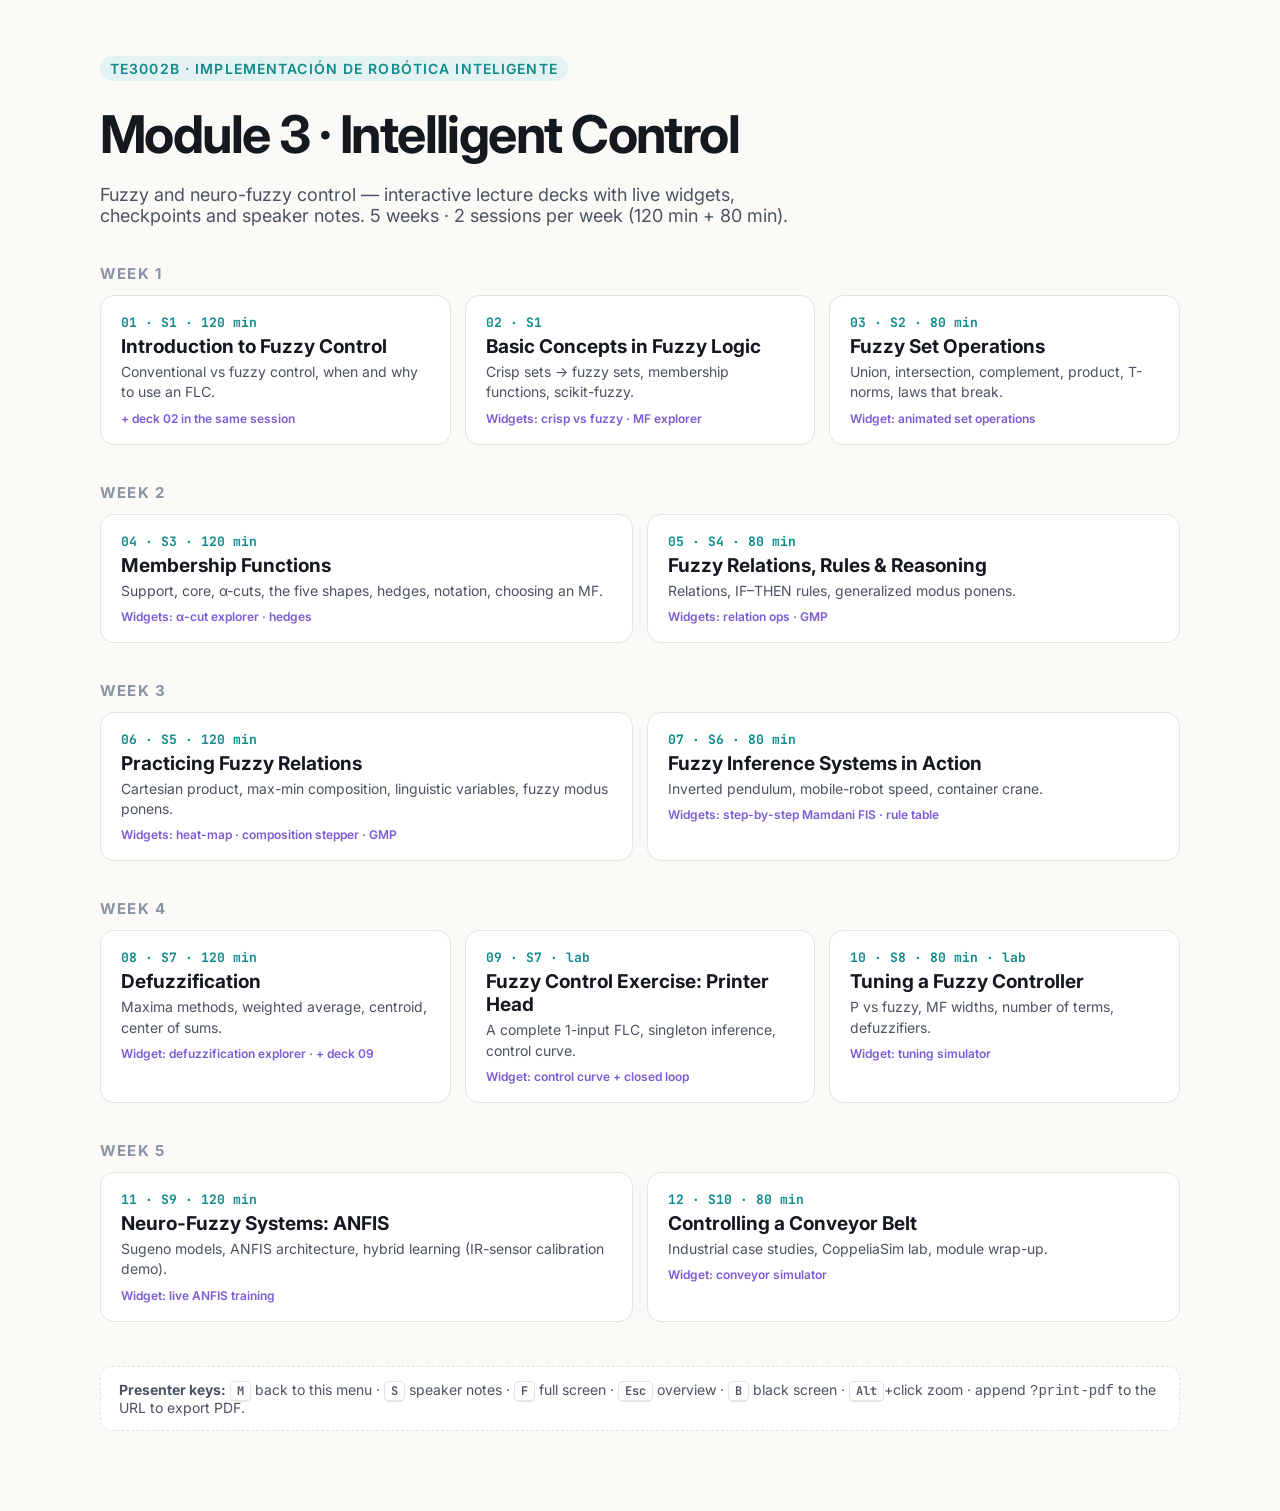
<file: index.html>
<!doctype html>
<html lang="en">
<head>
<meta charset="utf-8">
<meta name="viewport" content="width=device-width, initial-scale=1">
<title>Intelligent Control · TE3002B</title>
<link rel="stylesheet" href="assets/css/theme.css">
<style>
  body { margin: 0; background: var(--paper); color: var(--ink); font-family: Inter, system-ui, sans-serif; }
  main { max-width: 1080px; margin: 0 auto; padding: 56px 20px 80px; }
  h1 { font-size: clamp(32px, 5vw, 52px); letter-spacing: -.03em; margin: 8px 0 6px; }
  .lead { color: var(--ink-2); font-size: 18px; max-width: 720px; }
  .week { margin-top: 38px; }
  .week h2 { font-size: 15px; text-transform: uppercase; letter-spacing: .08em; color: var(--ink-3); margin: 0 0 12px; }
  .grid { display: grid; grid-template-columns: repeat(auto-fit, minmax(300px, 1fr)); gap: 14px; }
  a.deck { display: block; text-decoration: none; color: inherit; background: var(--card); border: 1px solid var(--line); border-radius: 14px; padding: 18px 20px; transition: transform .15s, border-color .15s; }
  a.deck:hover { transform: translateY(-2px); border-color: var(--accent); }
  a.deck .n { font: 700 13px 'JetBrains Mono', monospace; color: var(--accent); }
  a.deck .t { font-weight: 700; font-size: 19px; margin: 4px 0; }
  a.deck .d { color: var(--ink-2); font-size: 14px; line-height: 1.45; }
  a.deck .s { margin-top: 8px; font-size: 12px; color: var(--accent-3); font-weight: 600; }
  .keys { margin-top: 44px; font-size: 14px; color: var(--ink-2); background: var(--card); border: 1px dashed var(--line); border-radius: 12px; padding: 14px 18px; }
  kbd { font: 600 12px 'JetBrains Mono', monospace; border: 1px solid var(--line); border-bottom-width: 2px; border-radius: 5px; padding: 1px 6px; background: #fff; }
</style>
</head>
<body>
<main>
  <span class="tag">TE3002B · Implementación de robótica inteligente</span>
  <h1>Module 3 · Intelligent Control</h1>
  <p class="lead">Fuzzy and neuro-fuzzy control — interactive lecture decks with live widgets, checkpoints and speaker notes. 5 weeks · 2 sessions per week (120 min + 80 min).</p>

  <section class="week"><h2>Week 1</h2><div class="grid">
    <a class="deck" href="decks/01-intro-fuzzy-control.html"><div class="n">01 · S1 · 120 min</div><div class="t">Introduction to Fuzzy Control</div><div class="d">Conventional vs fuzzy control, when and why to use an FLC.</div><div class="s">+ deck 02 in the same session</div></a>
    <a class="deck" href="decks/02-fuzzy-logic-basics.html"><div class="n">02 · S1</div><div class="t">Basic Concepts in Fuzzy Logic</div><div class="d">Crisp sets → fuzzy sets, membership functions, scikit-fuzzy.</div><div class="s">Widgets: crisp vs fuzzy · MF explorer</div></a>
    <a class="deck" href="decks/03-fuzzy-set-operations.html"><div class="n">03 · S2 · 80 min</div><div class="t">Fuzzy Set Operations</div><div class="d">Union, intersection, complement, product, T-norms, laws that break.</div><div class="s">Widget: animated set operations</div></a>
  </div></section>

  <section class="week"><h2>Week 2</h2><div class="grid">
    <a class="deck" href="decks/04-membership-functions.html"><div class="n">04 · S3 · 120 min</div><div class="t">Membership Functions</div><div class="d">Support, core, α-cuts, the five shapes, hedges, notation, choosing an MF.</div><div class="s">Widgets: α-cut explorer · hedges</div></a>
    <a class="deck" href="decks/05-fuzzy-relations-rules.html"><div class="n">05 · S4 · 80 min</div><div class="t">Fuzzy Relations, Rules & Reasoning</div><div class="d">Relations, IF–THEN rules, generalized modus ponens.</div><div class="s">Widgets: relation ops · GMP</div></a>
  </div></section>

  <section class="week"><h2>Week 3</h2><div class="grid">
    <a class="deck" href="decks/06-practicing-fuzzy-relations.html"><div class="n">06 · S5 · 120 min</div><div class="t">Practicing Fuzzy Relations</div><div class="d">Cartesian product, max-min composition, linguistic variables, fuzzy modus ponens.</div><div class="s">Widgets: heat-map · composition stepper · GMP</div></a>
    <a class="deck" href="decks/07-fuzzy-inference-examples.html"><div class="n">07 · S6 · 80 min</div><div class="t">Fuzzy Inference Systems in Action</div><div class="d">Inverted pendulum, mobile-robot speed, container crane.</div><div class="s">Widgets: step-by-step Mamdani FIS · rule table</div></a>
  </div></section>

  <section class="week"><h2>Week 4</h2><div class="grid">
    <a class="deck" href="decks/08-defuzzification.html"><div class="n">08 · S7 · 120 min</div><div class="t">Defuzzification</div><div class="d">Maxima methods, weighted average, centroid, center of sums.</div><div class="s">Widget: defuzzification explorer · + deck 09</div></a>
    <a class="deck" href="decks/09-fuzzy-control-printer.html"><div class="n">09 · S7 · lab</div><div class="t">Fuzzy Control Exercise: Printer Head</div><div class="d">A complete 1-input FLC, singleton inference, control curve.</div><div class="s">Widget: control curve + closed loop</div></a>
    <a class="deck" href="decks/10-tuning-flc.html"><div class="n">10 · S8 · 80 min · lab</div><div class="t">Tuning a Fuzzy Controller</div><div class="d">P vs fuzzy, MF widths, number of terms, defuzzifiers.</div><div class="s">Widget: tuning simulator</div></a>
  </div></section>

  <section class="week"><h2>Week 5</h2><div class="grid">
    <a class="deck" href="decks/11-neuro-fuzzy-anfis.html"><div class="n">11 · S9 · 120 min</div><div class="t">Neuro-Fuzzy Systems: ANFIS</div><div class="d">Sugeno models, ANFIS architecture, hybrid learning (IR-sensor calibration demo).</div><div class="s">Widget: live ANFIS training</div></a>
    <a class="deck" href="decks/12-conveyor-belt-case-study.html"><div class="n">12 · S10 · 80 min</div><div class="t">Controlling a Conveyor Belt</div><div class="d">Industrial case studies, CoppeliaSim lab, module wrap-up.</div><div class="s">Widget: conveyor simulator</div></a>
  </div></section>

  <div class="keys">
    <b>Presenter keys:</b> <kbd>M</kbd> back to this menu · <kbd>S</kbd> speaker notes · <kbd>F</kbd> full screen · <kbd>Esc</kbd> overview · <kbd>B</kbd> black screen · <kbd>Alt</kbd>+click zoom · append <code>?print-pdf</code> to the URL to export PDF.
  </div>
</main>
</body>
</html>
</file>
<file: assets/css/theme.css>
/* ==========================================================
   TE3002B · Module 3 · Intelligent Control — Minimal theme
   Works on top of reveal.js "white" base theme.
   ========================================================== */
@import url('https://fonts.googleapis.com/css2?family=Inter:wght@400;500;600;700;800&family=JetBrains+Mono:wght@400;600&display=swap');

:root {
  --ink: #14181f;
  --ink-2: #4a5361;
  --ink-3: #8a93a3;
  --paper: #fbfaf7;
  --card: #ffffff;
  --line: #e6e3dc;
  --accent: #0f8b8d;      /* teal  – set A / primary */
  --accent-2: #e07a1f;    /* amber – set B / secondary */
  --accent-3: #7b5cd6;    /* violet – results */
  --ok: #1f9d55;
  --bad: #d64545;
  --soft-accent: #e3f3f3;
  --soft-2: #fcefe2;
  --soft-3: #eee9fb;

  --r-background-color: var(--paper);
  --r-main-font: 'Inter', system-ui, sans-serif;
  --r-main-font-size: 30px;
  --r-main-color: var(--ink);
  --r-heading-font: 'Inter', system-ui, sans-serif;
  --r-heading-color: var(--ink);
  --r-heading-font-weight: 700;
  --r-heading-text-transform: none;
  --r-heading-letter-spacing: -0.02em;
  --r-heading1-size: 2.3em;
  --r-heading2-size: 1.5em;
  --r-heading3-size: 1.1em;
  --r-link-color: var(--accent);
  --r-link-color-hover: var(--accent-2);
  --r-selection-background-color: var(--soft-accent);
  --r-code-font: 'JetBrains Mono', monospace;
}

.reveal-viewport { background: var(--paper); }
.reveal .slides { text-align: left; }
.reveal .slides section { height: 100%; }
.reveal h1, .reveal h2, .reveal h3 { line-height: 1.1; margin-bottom: .45em; }
.reveal h2 { position: relative; padding-bottom: .25em; }
.reveal h2::after {
  content: ''; position: absolute; left: 0; bottom: 0;
  width: 64px; height: 4px; border-radius: 2px; background: var(--accent);
}
.reveal p, .reveal li { line-height: 1.4; }
.reveal ul, .reveal ol { margin-left: 1.1em; }
.reveal li + li { margin-top: .25em; }
.reveal strong { color: var(--ink); font-weight: 700; }
.reveal em { color: var(--accent); font-style: normal; font-weight: 600; }
.reveal small, .reveal .small { font-size: .65em; color: var(--ink-2); }
.reveal .muted { color: var(--ink-3); }
.reveal code { font-size: .85em; background: #f0eee8; padding: .05em .3em; border-radius: 4px; }
.reveal pre { width: 100%; box-shadow: none; font-size: .58em; line-height: 1.45; border-radius: 10px; }
.reveal pre code { background: #1d2230; border-radius: 10px; padding: 18px 22px; max-height: 520px; }
.reveal table { font-size: .7em; border-collapse: collapse; }
.reveal table th { border-bottom: 2px solid var(--ink); }
.reveal table td, .reveal table th { padding: .3em .7em; }
.reveal .slide-number { background: transparent; color: var(--ink-3); font: 500 14px 'Inter'; }
.reveal .progress { color: var(--accent); height: 4px; }
.reveal .controls { color: var(--accent); }

/* ---------- Layout helpers ---------- */
.cols { display: grid; grid-template-columns: 1fr 1fr; gap: 40px; align-items: start; }
.cols.c-60-40 { grid-template-columns: 3fr 2fr; }
.cols.c-40-60 { grid-template-columns: 2fr 3fr; }
.cols.c3 { grid-template-columns: repeat(3, 1fr); gap: 24px; }
.center { text-align: center; }
.big { font-size: 1.6em; font-weight: 700; letter-spacing: -.02em; }
.huge { font-size: 3.2em; font-weight: 800; letter-spacing: -.04em; line-height: 1; }
.tag {
  display: inline-block; font: 600 14px 'Inter'; letter-spacing: .08em; text-transform: uppercase;
  color: var(--accent); background: var(--soft-accent); padding: 4px 10px; border-radius: 999px; margin-bottom: 14px;
}
.tag.amber { color: var(--accent-2); background: var(--soft-2); }
.tag.violet { color: var(--accent-3); background: var(--soft-3); }
.card {
  background: var(--card); border: 1px solid var(--line); border-radius: 14px;
  padding: 18px 22px; box-shadow: 0 1px 2px rgba(20,24,31,.04);
}
.card h4 { margin: 0 0 .3em; font-size: .8em; color: var(--accent); letter-spacing: -.01em; }
.card p, .card li { font-size: .75em; margin: 0; }
.callout { border-left: 4px solid var(--accent-2); background: var(--soft-2); padding: 14px 20px; border-radius: 0 10px 10px 0; font-size: .8em; }
.callout.teal { border-color: var(--accent); background: var(--soft-accent); }
.callout.violet { border-color: var(--accent-3); background: var(--soft-3); }
.m { font-size: .95em; margin: .4em 0; text-align: center; }
.m.left { text-align: left; }
.a { color: var(--accent); font-weight: 600; }
.b { color: var(--accent-2); font-weight: 600; }
.c { color: var(--accent-3); font-weight: 600; }

/* Section divider slides */
.reveal section.divider { display: flex !important; flex-direction: column; justify-content: center; }
.divider .num { font: 800 160px/1 'Inter'; color: var(--soft-accent); letter-spacing: -.06em; margin-bottom: -40px; }
.divider h1 { font-size: 2.2em; }

/* Title slide */
.reveal section.title { display: flex !important; flex-direction: column; justify-content: center; }
.title h1 { font-size: 2.6em; margin-bottom: .2em; }
.title .sub { color: var(--ink-2); font-size: 1em; }
.title .meta { margin-top: 2em; font-size: .6em; color: var(--ink-3); }
.title .agenda { display: flex; gap: 12px; flex-wrap: wrap; margin-top: 1.4em; }
.title .agenda span { font-size: .5em; border: 1px solid var(--line); border-radius: 999px; padding: 6px 14px; background: var(--card); }

/* Fragments: custom gentle rise */
.reveal .fragment.rise { opacity: 0; transform: translateY(16px); transition: all .45s ease; }
.reveal .fragment.rise.visible { opacity: 1; transform: none; }

/* ---------- Quiz / checkpoint ---------- */
.reveal section.checkpoint .tag:first-child { color: var(--accent-3); background: #e4dcfa; }
.quiz { max-width: 1050px; }
.quiz .q { font-size: .95em; font-weight: 600; margin-bottom: .6em; }
.quiz .opts { display: grid; grid-template-columns: 1fr 1fr; gap: 14px; }
.quiz .opts.one { grid-template-columns: 1fr; }
.quiz button.opt {
  all: unset; cursor: pointer; display: flex; gap: 14px; align-items: center;
  background: var(--card); border: 2px solid var(--line); border-radius: 12px;
  padding: 14px 18px; font: 500 22px/1.3 'Inter'; color: var(--ink); transition: all .2s;
}
.quiz button.opt:hover { border-color: var(--accent-3); transform: translateY(-2px); }
.quiz button.opt .k {
  flex: none; width: 34px; height: 34px; border-radius: 50%; display: grid; place-items: center;
  background: var(--soft-3); color: var(--accent-3); font-weight: 700;
}
.quiz button.opt.correct { border-color: var(--ok); background: #e8f6ee; }
.quiz button.opt.correct .k { background: var(--ok); color: #fff; }
.quiz button.opt.wrong { border-color: var(--bad); background: #fbeaea; animation: shake .35s; }
.quiz button.opt.wrong .k { background: var(--bad); color: #fff; }
.quiz button.opt.dim { opacity: .45; }
.quiz .explain { margin-top: 16px; font-size: .7em; padding: 12px 18px; border-radius: 10px; background: var(--card); border: 1px dashed var(--accent-3); display: none; }
.quiz .explain.show { display: block; animation: pop .3s; }
.quiz .bar { display: flex; gap: 12px; margin-top: 14px; align-items: center; }
@keyframes shake { 0%,100%{transform:none} 25%{transform:translateX(-6px)} 75%{transform:translateX(6px)} }
@keyframes pop { from{opacity:0; transform:scale(.97)} to{opacity:1; transform:none} }

/* Numeric-answer quiz */
.quiz.numeric input {
  font: 600 24px 'JetBrains Mono'; width: 180px; padding: 8px 12px; border-radius: 10px; border: 2px solid var(--line);
}
.quiz.numeric input.ok { border-color: var(--ok); background: #e8f6ee; }
.quiz.numeric input.no { border-color: var(--bad); background: #fbeaea; }

/* Buttons used in widgets */
.btn {
  all: unset; cursor: pointer; font: 600 16px 'Inter'; padding: 8px 16px; border-radius: 999px;
  background: var(--ink); color: #fff; transition: transform .15s, background .2s; display: inline-block;
}
.btn:hover { transform: translateY(-1px); background: var(--accent); }
.btn.ghost { background: transparent; color: var(--ink); border: 1.5px solid var(--line); }
.btn.ghost:hover { border-color: var(--accent); color: var(--accent); }
.btn.on { background: var(--accent); color: #fff; border-color: var(--accent); }

/* Score chip (top-right) */
#score-chip {
  position: fixed; top: 14px; right: 18px; z-index: 30; font: 600 13px 'Inter'; color: var(--accent-3);
  background: var(--card); border: 1px solid var(--line); border-radius: 999px; padding: 6px 12px; opacity: .9;
}

/* Timer */
.timer { display: inline-flex; align-items: center; gap: 14px; font: 700 44px 'JetBrains Mono'; color: var(--ink); }
.timer.done { color: var(--bad); animation: pop .4s 3; }
.timer .btn { font-size: 14px; }

/* Details / dropdown reveal */
.reveal details { background: var(--card); border: 1px solid var(--line); border-radius: 12px; padding: 10px 18px; margin: 10px 0; font-size: .75em; }
.reveal details summary { cursor: pointer; font-weight: 600; color: var(--accent); list-style: none; }
.reveal details summary::before { content: '▸ '; transition: transform .2s; display: inline-block; }
.reveal details[open] summary::before { transform: rotate(90deg); }
.reveal details[open] { animation: pop .25s; }

/* ---------- Widgets ---------- */
.widget { background: var(--card); border: 1px solid var(--line); border-radius: 16px; padding: 16px 18px; }
.widget canvas { display: block; width: 100%; height: auto; }
.widget .ctrls { display: flex; flex-wrap: wrap; gap: 10px 22px; align-items: center; margin-top: 10px; font: 500 16px 'Inter'; color: var(--ink-2); }
.widget .ctrls label { display: flex; align-items: center; gap: 8px; }
.widget .ctrls input[type=range] { width: 150px; accent-color: var(--accent); }
.widget .ctrls select { font: 500 15px 'Inter'; padding: 4px 8px; border-radius: 8px; border: 1px solid var(--line); }
.widget .ctrls .val { font-family: 'JetBrains Mono'; color: var(--ink); min-width: 48px; display: inline-block; }
.widget .readout { font: 500 16px/1.5 'JetBrains Mono'; color: var(--ink); background: #f6f4ef; border-radius: 10px; padding: 8px 12px; margin-top: 10px; white-space: pre-wrap; }
.widget .legend { display: flex; gap: 18px; font: 500 15px 'Inter'; color: var(--ink-2); margin-bottom: 4px; flex-wrap: wrap; }
.widget .legend i { display: inline-block; width: 18px; height: 4px; border-radius: 2px; vertical-align: middle; margin-right: 6px; }
.widget .stage { font: 600 15px 'Inter'; color: var(--accent-3); text-transform: uppercase; letter-spacing: .06em; }

/* Relation matrices */
.mat { display: inline-grid; gap: 4px; font: 500 20px 'JetBrains Mono'; }
.mat .cell { width: 62px; height: 42px; display: grid; place-items: center; border-radius: 8px; background: #f3f1ec; transition: all .25s; }
.mat .cell.hdr { background: transparent; color: var(--ink-3); font-size: 15px; }
.mat .cell.hl-a { background: var(--soft-accent); outline: 2px solid var(--accent); }
.mat .cell.hl-b { background: var(--soft-2); outline: 2px solid var(--accent-2); }
.mat .cell.hl-c { background: var(--soft-3); outline: 2px solid var(--accent-3); transform: scale(1.08); }
.mat .cell.done { background: var(--soft-3); }
.mat-row { display: flex; gap: 28px; align-items: center; flex-wrap: wrap; }
.mat-title { font: 600 15px 'Inter'; color: var(--ink-2); margin-bottom: 6px; }
.op { font: 700 30px 'Inter'; color: var(--ink-3); }

/* Rule table */
.ruletab { border-collapse: separate !important; border-spacing: 4px; font: 600 18px 'JetBrains Mono' !important; }
.ruletab td, .ruletab th { width: 76px; height: 46px; text-align: center; border-radius: 8px; border: none !important; }
.ruletab td { background: #f3f1ec; cursor: pointer; transition: all .2s; }
.ruletab td.given { background: var(--soft-accent); color: var(--accent); }
.ruletab td.guess { background: var(--soft-3); color: var(--accent-3); }
.ruletab td.ask { color: var(--ink-3); }
.ruletab td:hover { transform: scale(1.06); }

/* Pipeline diagram */
.pipeline { display: flex; align-items: center; gap: 10px; flex-wrap: nowrap; }
.pipeline .blk { padding: 16px 18px; border-radius: 12px; background: var(--card); border: 2px solid var(--line); font: 600 20px 'Inter'; text-align: center; min-width: 140px; }
.pipeline .blk small { display: block; font-weight: 500; color: var(--ink-3); font-size: 14px; }
.pipeline .arr { font-size: 28px; color: var(--ink-3); }
.pipeline .blk.a1 { border-color: var(--accent); }
.pipeline .blk.a2 { border-color: var(--accent-3); }
.pipeline .blk.a3 { border-color: var(--accent-2); }
.pipeline .blk.plant { background: var(--ink); color: #fff; border-color: var(--ink); }

/* Speaker-time badge on section slides */
.time-badge { position: absolute; bottom: 0; right: 0; font: 600 14px 'Inter'; color: var(--ink-3); }

@media print { #score-chip { display: none; } }

/* Home pill + end-of-deck navigation */
.home-pill {
  position: fixed; bottom: 14px; left: 18px; z-index: 30; font: 600 13px Inter, sans-serif; color: var(--ink-2);
  background: var(--card); border: 1px solid var(--line); border-radius: 999px; padding: 6px 12px; text-decoration: none; transition: all .2s;
}
.home-pill:hover { color: #fff; background: var(--accent); border-color: var(--accent); }
.reveal section.end-slide { display: flex !important; flex-direction: column; justify-content: center; }
.end-nav { display: flex; gap: 18px; flex-wrap: wrap; margin: 1.2em 0 .8em; }
.reveal a.btn.end-btn { font-size: 22px; padding: 16px 28px; color: #fff; }
.reveal a.btn.ghost.end-btn { color: var(--ink); background: var(--card); }
.reveal a.btn.ghost.end-btn:hover { color: var(--accent); }
@media print { .home-pill { display: none; } }
</file>
